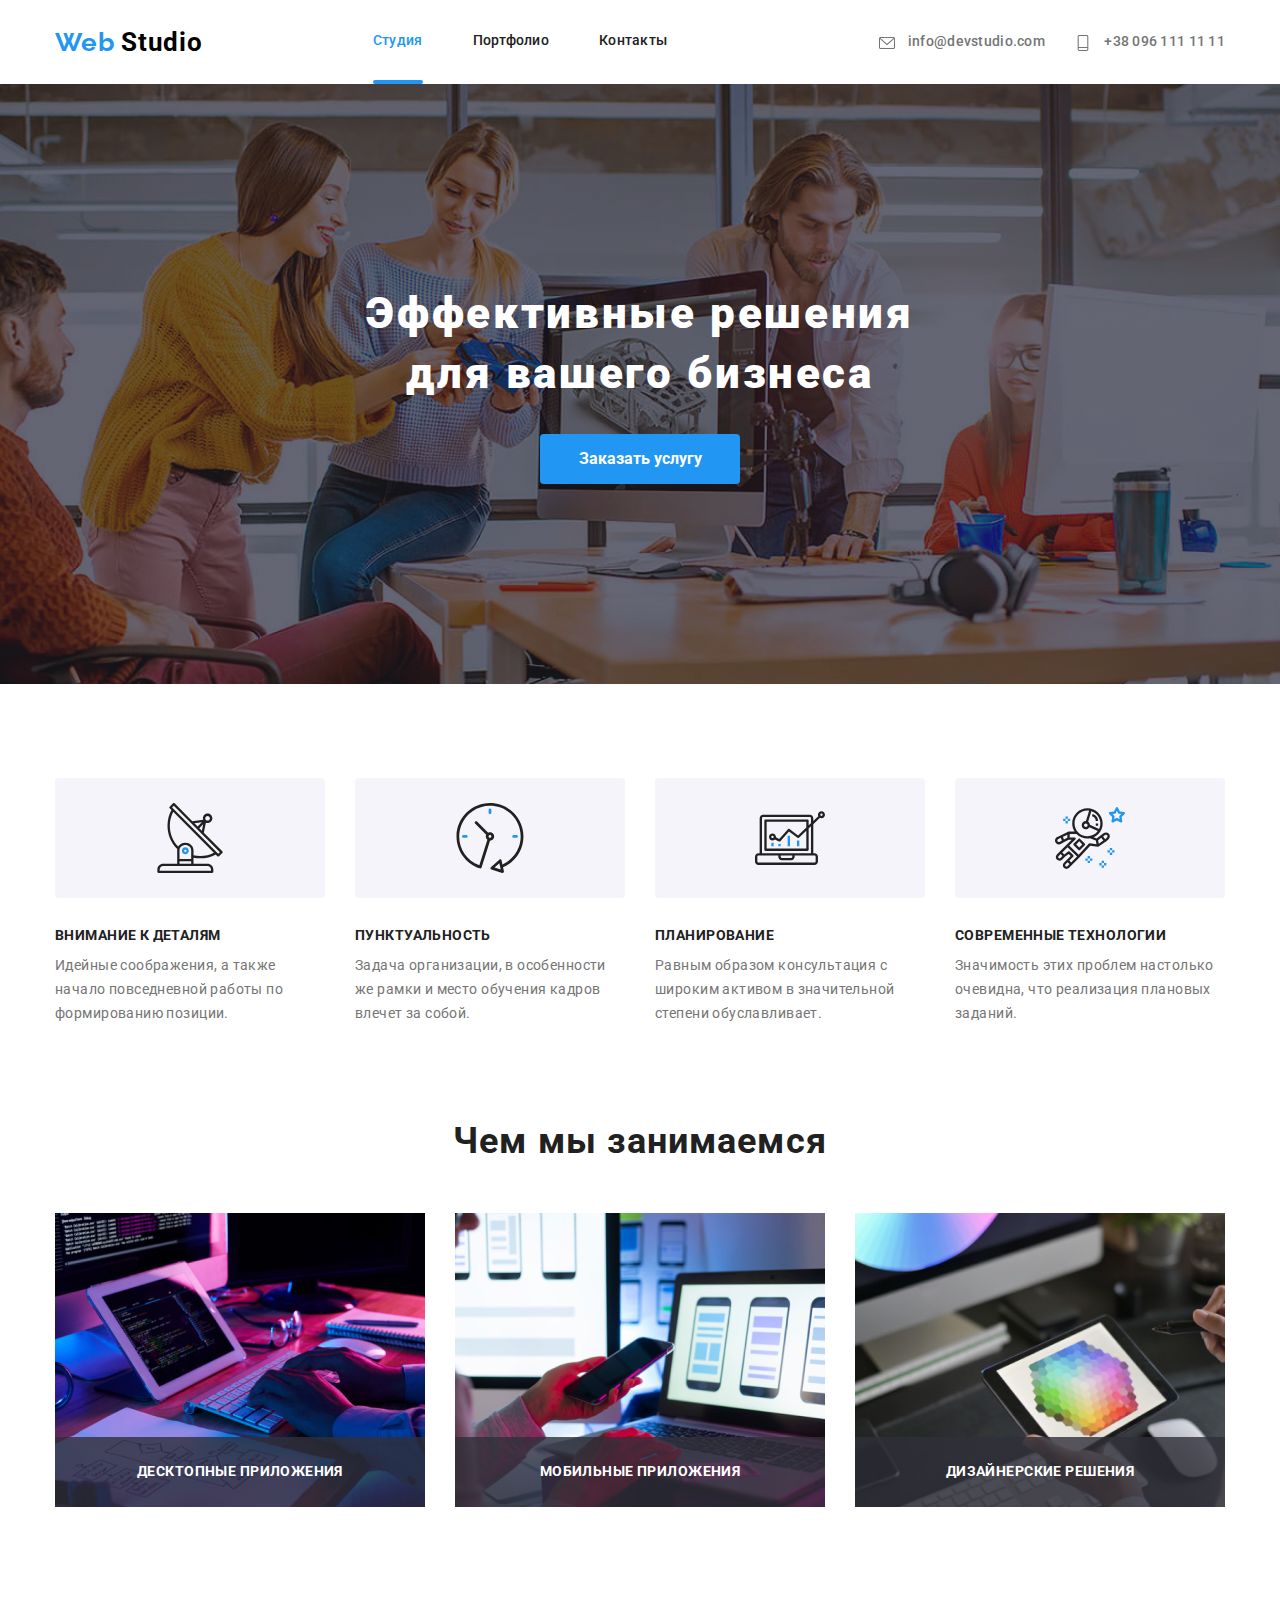
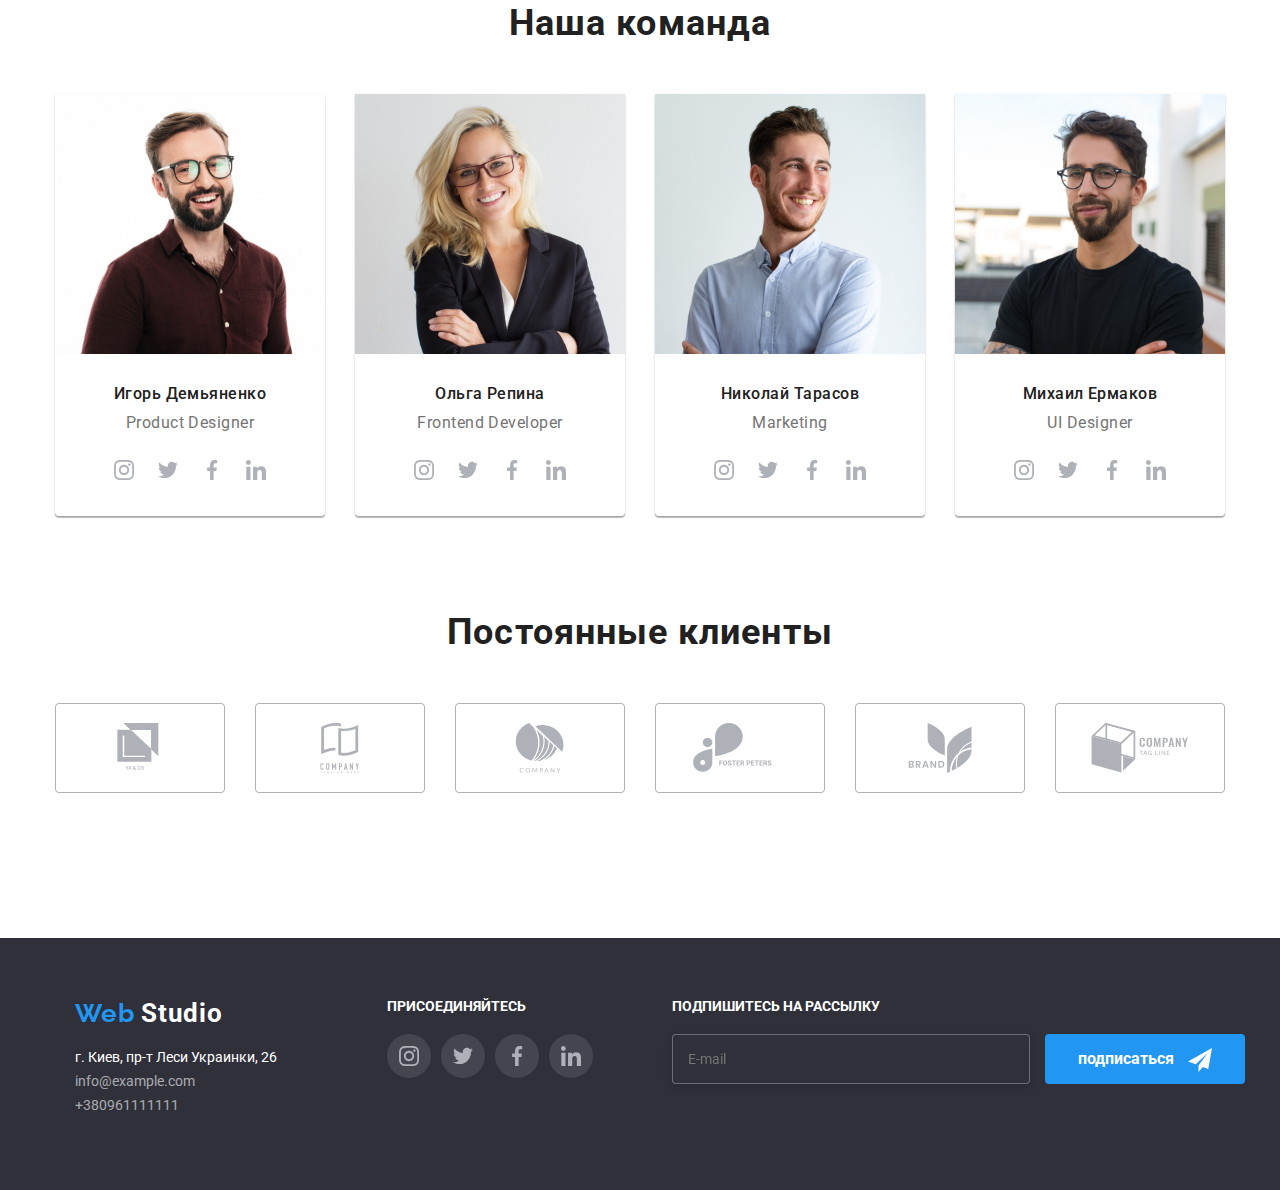
<file: index.html>
<!DOCTYPE html>
<html lang="ru">
  <head>
    <meta charset="UTF-8" />
    <meta name="viewport" content="width=device-width, initial-scale=1.0" />
    <title>Studio</title>
    <link href="https://fonts.googleapis.com/css2?family=Raleway:wght@700&family=Roboto:wght@400;500;700&display=swap"
      rel="stylesheet" />
    <link rel="stylesheet" href="./css/normalize.css" />
    <link rel="stylesheet" href="./css/styles.css" />

  </head>
  <body>
    <!--Шапка сайта-->
    <header>
      <div class="container main-nav">
        <nav class="navigation">
          <a class="logo">
            <span class="logo-web">Web</span>
            <span class="logo-studio">Studio</span>
          </a>
          <ul class ="list site-nav ">
            <li class="menu-item" ><a href="./index.html" class="link current">Студия</a></li>
            <li class="menu-item"><a href="./portfolio.html" class="link">Портфолио</a></li>
            <li class="menu-item"><a href="#" class="link">Контакты</a></li>
          </ul>
        </nav>
        <address>
          <ul class="list address-nav">
            <li class="item">
              <a href="mailto:info@devstudio.com" class="address-link">
                <svg class="icon-header" width="16" height="16">
                  <use href="./imeges/sprite.svg#icon-envelope" viewBox="0 0 32 32">
                  </use>
                </svg>
                info@devstudio.com
              </a>
            </li>
            <li class="item">
              <a href="tel:+380961111111" class="address-link">
                <svg class="icon-header" width="16" height="16">
                  <use href="./imeges/sprite3.svg#icon-Phone" viewBox="0 0 32 32">
                  </use>
                </svg>  
                  +38 096 111 11 11
              </a>
            </li>
          </ul>
        </address>
      </div>
    </header>
    <main>
      <!--Герой-->
      <section class="hero">
        <div class="overlay">
          <h1 class="section-head">Эффективные решения <br>для вашего бизнеса</h1>
          <button class="button" data-modal-open>Заказать услугу</button>
        </div>
      </section>
      
      <!--Преимущества-->
      <section class="section">
        <div class="container">
          <ul class="list  about-us-list">
            <li class="content-box">
              <div class="background-icon">
                <svg class="icon">
                  <use href="./imeges/sprite3.svg#icon-plate" viewBox="0 0 32 32">
                  </use>
                </svg>
              </div>
 
              <p class="title-detalis">Внимание к деталям</p>
              <p class="title-description">
                Идейные соображения, а также начало повседневной работы по
                формированию позиции.
              </p>
            </li>
            <li class="content-box">
              <div class="background-icon">
                <svg class="icon">
                  <use href="./imeges/sprite3.svg#icon-watch" viewBox="0 0 32 32">
                  </use>
                </svg>
              </div>

              <p class="title-detalis">Пунктуальность</p>
              <p class="title-description">
                Задача организации, в особенности же рамки и место обучения кадров
                влечет за собой.
              </p>
            </li>
            <li class="content-box" >
              <div class="background-icon">
                 <svg class="icon">
                   <use href="./imeges/sprite3.svg#icon-comp" viewBox="0 0 32 32">
                   </use>
                 </svg>
              </div>

              <p class="title-detalis">Планирование</p>
              <p class="title-description">
                Равным образом консультация с широким активом в значительной степени
                обуславливает.
              </p>
            </li>
            <li class="content-box">
              <div class="background-icon">
                <svg class="icon">
                  <use href="./imeges/sprite3.svg#icon-man" viewBox="0 0 32 32">
                  </use>
                </svg>
              </div>

              <p class="title-detalis">Современные технологии</p>
              <p class="title-description">
                Значимость этих проблем настолько очевидна, что реализация плановых
                заданий.
              </p>
            </li>
          </ul>
        </div>
      </section>
      
      <!--Услуги-->
      <section class="section">
        <div class="container">
          <p class="section-service">Чем мы занимаемся</p>
          <ul class="list service-list">
            <li class="service-item ">
              <img src="./imeges/studio/img.jpg" width="370" alt="Десктопные приложения" />
              <p class="service-description">Десктопные приложения</p>
            </li>
            <li class="service-item ">
              <img src="./imeges/studio/img2.jpg" width="370" alt="Мобильные приложения" />
              <p class="service-description">Мобильные приложения</p>
            </li>
            <li class="service-item ">
              <img src="./imeges/studio/img3.jpg" width="370" alt="Дизайн" />
              <p class="service-description">Дизайнерские решения</p>
            </li>
          </ul>
        </div>
      </section>
      <!--Команда-->
      <section class="section">
        <div class="container">
          <h2 class="section-name">Наша команда</h2>
          <ul class="list team-service">
            <li class="team-list">
              <img src="./imeges/studio/team/img-ID.jpg" width="270" alt="Игорь Демьяненко" />
              <h3 class="team-name">Игорь Демьяненко</h3>
              <p lang="en" class="team-position">Product Designer</p>
              <ul class="list social-list">
                <li>
                  <a href="#" aria-label="ссылка instagram" class="social-networks">
                    <svg class="icon-social" whidh="20" height="20">
                      <use href="./imeges/sprite.svg#icon-insta" viewBox="0 0 32 32">
                      </use>
                    </svg>
                  </a>
                </li>
                <li>
                  <a href="#" aria-label="ссылка Twitter" class="social-networks">
                    <svg class="icon-social" whidh="20" height="20">
                      <use href="./imeges/sprite.svg#icon-twitter" viewBox="0 0 32 32">
                      </use>
                    </svg>
                  </a>
                </li>
                <li>
                  <a href="#" aria-label="ссылка Facebook" class="social-networks">
                    <svg class="icon-social" whidh="20" height="20">
                      <use href="./imeges/sprite.svg#icon-facebook" viewBox="0 0 32 32">
                      </use>
                    </svg>
                  </a>
                </li>
                <li>
                  <a href="#" aria-label="ссылка linkedin " class="social-networks">
                    <svg class="icon-social" whidh="20" height="20">
                      <use href="./imeges/sprite.svg#icon-linkedin" viewBox="0 0 32 32">
                      </use>
                    </svg>
                  </a>
                </li>
              </ul>
            </li>
            <li class="team-list">
              <img src="./imeges/studio/team/img-OR.jpg" width="270" alt="Ольга Репина" />
              <h3 class="team-name">Ольга Репина</h3>
              <p class="team-position">Frontend Developer</p>
              <ul class="list social-list">
                <li>
                  <a href="#" aria-label="ссылка instagram" class="social-networks">
                    <svg class="icon-social" whidh="20" height="20">
                      <use href="./imeges/sprite.svg#icon-insta" viewBox="0 0 32 32">
                      </use>
                    </svg>
                  </a>
                </li>
                <li>
                  <a href="#" aria-label="ссылка Twitter" class="social-networks">
                    <svg class="icon-social" whidh="20" height="20">
                      <use href="./imeges/sprite.svg#icon-twitter" viewBox="0 0 32 32">
                      </use>
                    </svg>
                  </a>
                </li>
                <li>
                  <a href="#" aria-label="ссылка Facebook" class="social-networks">
                    <svg class="icon-social" whidh="20" height="20">
                      <use href="./imeges/sprite.svg#icon-facebook" viewBox="0 0 32 32">
                      </use>
                    </svg>
                  </a>
                </li>
                <li>
                  <a href="#" aria-label="ссылка linkedin " class="social-networks">
                    <svg class="icon-social" whidh="20" height="20">
                      <use href="./imeges/sprite.svg#icon-linkedin" viewBox="0 0 32 32">
                      </use>
                    </svg>
                  </a>
                </li>
              </ul>
            </li>
            <li class="team-list">
              <img src="./imeges/studio/team/img-NT.jpg" width="270" alt="Николай Тарасов" />
              <h3 class="team-name">Николай Тарасов</h3>
              <p class="team-position">Marketing</p>
              <ul class="list social-list">
                <li class="item">
                  <a href="#" aria-label="ссылка instagram" class="social-networks">
                    <svg class="icon-social" whidh="20" height="20">
                      <use href="./imeges/sprite.svg#icon-insta" viewBox="0 0 32 32">
                      </use>
                    </svg>
                  </a>
                </li>
                <li>
                  <a href="#" aria-label="ссылка Twitter" class="social-networks">
                    <svg class="icon-social" whidh="20" height="20">
                      <use href="./imeges/sprite.svg#icon-twitter" viewBox="0 0 32 32">
                      </use>
                    </svg>
                  </a>
                </li>
                <li>
                  <a href="#" aria-label="ссылка Facebook" class="social-networks">
                    <svg class="icon-social" whidh="20" height="20">
                      <use href="./imeges/sprite.svg#icon-facebook" viewBox="0 0 32 32">
                      </use>
                    </svg>
                  </a>
                </li>
                <li>
                  <a href="#" aria-label="ссылка linkedin " class="social-networks">
                    <svg class="icon-social" whidh="20" height="20">
                      <use href="./imeges/sprite.svg#icon-linkedin" viewBox="0 0 32 32">
                      </use>
                    </svg>
                  </a>
                </li>
              </ul>
            </li>
            <li class="team-list">
              <img src="./imeges/studio/team/img-ME.jpg" width="270" alt="Михаил Ермаков" />
              <h3 class="team-name">Михаил Ермаков</h3>
              <p class="team-position">UI Designer</p>
              <ul class="list social-list">
                <li>
                  <a href="#" aria-label="ссылка instagram" class="social-networks">
                    <svg class="icon-social" whidh="20" height="20">
                      <use href="./imeges/sprite.svg#icon-insta" viewBox="0 0 32 32">
                      </use>
                    </svg>
                  </a>
                </li>
                <li>
                  <a href="#" aria-label="ссылка Twitter" class="social-networks">
                    <svg class="icon-social" whidh="20" height="20">
                      <use href="./imeges/sprite.svg#icon-twitter" viewBox="0 0 32 32">
                      </use>
                    </svg>
                  </a>
                </li>
                <li>
                  <a href="#" aria-label="ссылка Facebook" class="social-networks">
                    <svg class="icon-social" whidh="20" height="20">
                      <use href="./imeges/sprite.svg#icon-facebook" viewBox="0 0 32 32">
                      </use>
                    </svg>
                  </a>
                </li>
                <li>
                  <a href="#" aria-label="ссылка linkedin " class="social-networks">
                    <svg class="icon-social" whidh="20" height="20">
                      <use href="./imeges/sprite.svg#icon-linkedin" viewBox="0 0 32 32">
                      </use>
                    </svg>
                  </a>
                </li>
              </ul>
            </li>
          </ul>  
        </div>
      </section>

      <!--Постоянные клиенты-->
      <section class="section">
        <div class="container">
          <h2 class="section-name">Постоянные клиенты</h2>
          <ul class="list service-list">
            <li class="section-name clients">
              <a href=""class="item-logo" aria-label="ссылка на YA & CO">
                    <svg class="client" whidh="45" height="50">
                      <use href="./imeges/sprite.svg#icon-logo-1" viewBox="0 0 32 32">
                      </use>
                    </svg>
              </a>
            </li>
            <li class="section-name clients">
              <a href="#" class="item-logo" aria-label="ссылка на TAGLINE HERE COMPANY">
                    <svg class="client" whidh="45" height="50">
                      <use href="./imeges/sprite.svg#icon-logo-2" viewBox="0 0 32 32">
                      </use>
                    </svg>
              </a>
            </li>
            <li class="section-name clients">
              <a href="" class="item-logo" aria-label="ссылка на COMPANY">
                    <svg class="client" whidh="45" height="50">
                      <use href="./imeges/sprite.svg#icon-logo-3" viewBox="0 0 32 32">
                      </use>
                    </svg>
              </a>
            </li>
            <li class="section-name clients">
              <a href="" class="item-logo" aria-label="ссылка на FOSTER PETERS">
                    <svg class="client" whidh="45" height="50">
                      <use href="./imeges/sprite.svg#icon-logo-4" viewBox="0 0 32 32">
                      </use>
                    </svg>
              </a>
            </li>
            <li class="section-name clients">
              <a href="" class="item-logo" aria-label="ссылка на BRAND">
                    <svg class="client" whidh="45" height="50">
                      <use href="./imeges/sprite.svg#icon-logo-5" viewBox="0 0 32 32">
                      </use>
                    </svg>
              </a>
            </li>
            <li class="section-name clients">
              <a href="" class="item-logo" aria-label="ссылка на TAG LINE COMPANI">
                    <svg class="client" whidh="45" height="50">
                      <use href="./imeges/sprite.svg#icon-logo-6" viewBox="0 0 32 32">
                      </use>
                    </svg>
              </a>
            </li>
          </ul>
        </div>
      </section>
    </main>

    <!--footer-->
    <footer class="footer-main">
      <section>
        <div class="container footer">
          <div>
            <a class="logo footer">
              <span class="logo-web">Web</span>
              <span>Studio</span>
            </a>
            <address class="footer-adress">
              <ul class="list">
                <li>
                  <p class="adress">
                    г. Киев, пр-т Леси Украинки, 26
                  </p>
                </li>
                <li class="link-adress">
                  <a href class="mail" mailto:info@example.com">
                    info@example.com
                  </a>
                </li>
                <li class="link-adress">
                  <a href="tel:+380961111111" class="mail">
                    +380961111111
                  </a>
                </li>
              </ul>
            </address>
          </div>
          <div>
              <div class="footer-header">Присоединяйтесь</div>
              <ul class="list social-list ">
                <li class="item-social">
                  <a href="#" aria-label="ссылка instagram" class="social-networks img-footer">
                    <svg class="icon-social" whidh="20" height="20">
                      <use href="./imeges/sprite.svg#icon-insta" viewBox="0 0 32 32">
                      </use>
                    </svg>
                  </a>
                </li>
                <li class="item-social">
                  <a href="#" aria-label="ссылка Twitter" class="social-networks img-footer">
                    <svg class="icon-social" whidh="20" height="20">
                      <use href="./imeges/sprite.svg#icon-twitter" viewBox="0 0 32 32">
                      </use>
                    </svg>
                  </a>
                </li>
                <li class="item-social">
                  <a href="#" aria-label="ссылка Facebook" class="social-networks img-footer">
                    <svg class="icon-social" whidh="20" height="20">
                      <use href="./imeges/sprite.svg#icon-facebook" viewBox="0 0 32 32">
                      </use>
                    </svg>
                  </a>
                </li>
                <li class="item-social">
                  <a href="#" aria-label="ссылка linkedin " class="social-networks img-footer">
                    <svg class="icon-social" whidh="20" height="20">
                      <use href="./imeges/sprite.svg#icon-linkedin" viewBox="0 0 32 32">
                      </use>
                    </svg>
                  </a>
                </li>
              </ul>
            </div>          
            <form>
              <div class="footer-header">подпишитесь на рассылку</div>
              <input type="text" class="footer-input" name="mail-sent" placeholder="E-mail">
              <a href="" class="button">подписаться
                <svg class="img-sent" width="24" height="24">
                  <use href="./imeges/sprite3.svg#icon-icon-send" viewBox="0 0 32 32">                
                  </use>
                </svg>
              </a> 
            </form>            
          </div>
        </div>  
      </section>
    </footer>
    <div class="backdrope is-hidden" data-modal>
      <!--modal-window-->
      <form class="modal">
        <button class="button-close" data-modal-close>
          <svg class="img-close" width="18" height="18">
            <use href="./imeges/sprite3.svg#icon-close-black-18dp-2-1" viewBox="0 0 32 32">
            </use>">
          </svg>
        </button>
        <h1 class="form-title">Оставте свои данные ,мы вам перезвоним
        </h1>
        <div class="form-completed">
          <label for="name" class="form-label">имя</label>
          <input type="text" class="form-input" name="name" id="name">
          <div class="img-form">
            <svg class="img-color" width="18" height="18">
              <use href="./imeges/sprite3.svg#icon-person-black-18dp-1" viewBox="0 0 32 32"></use>
            </svg>            </div>
        </div>
        <div class="form-completed">
          <label for="tel" class="form-label">телефон</label>
          <input type="tel" class="form-input" name="tel" id="tel">
          <div class="img-form">
            <svg class="img-color" width="18" height="18">
              <use href="./imeges/sprite3.svg#icon-phone-black-18dp-1" viewBox="0 0 32 32"></use>
            </svg>            </div>
        </div>
        <div class="form-completed">
          <label for="mail" class="form-label">почта</label>
          <input type="mail" class="form-input" name="mail" id="tel">
          <div class="img-form">
            <svg class="img-color" width="18" height="18">
              <use href="./imeges/sprite3.svg#icon-email-black-18dp-1" viewBox="0 0 32 32"></use>
            </svg>            </div>          </div>
        <div class="form-completed">
          <label for="comment" class="form-label">коментарий</label>            <textarea name="comment" id="comment" placeholder="Введите текст"></textarea>
        </div>
        <div class="form-allow">
          <input class="checkbox" type="checkbox" name="allow" id="allow">
          <label class="checkbox-label" for="allow">cоглашаюсь с рассылкой и принимаю 
            <a class="form-link" href="#" target="_blank" rel="noopener noreferrer">Условия договора</a>
          </label>
        </div>
        <button class="button sent">отправить</button>
      </form>  
    </div>
    <script src="./js/modal.js"></script>
  </body>                
</html>
</file>
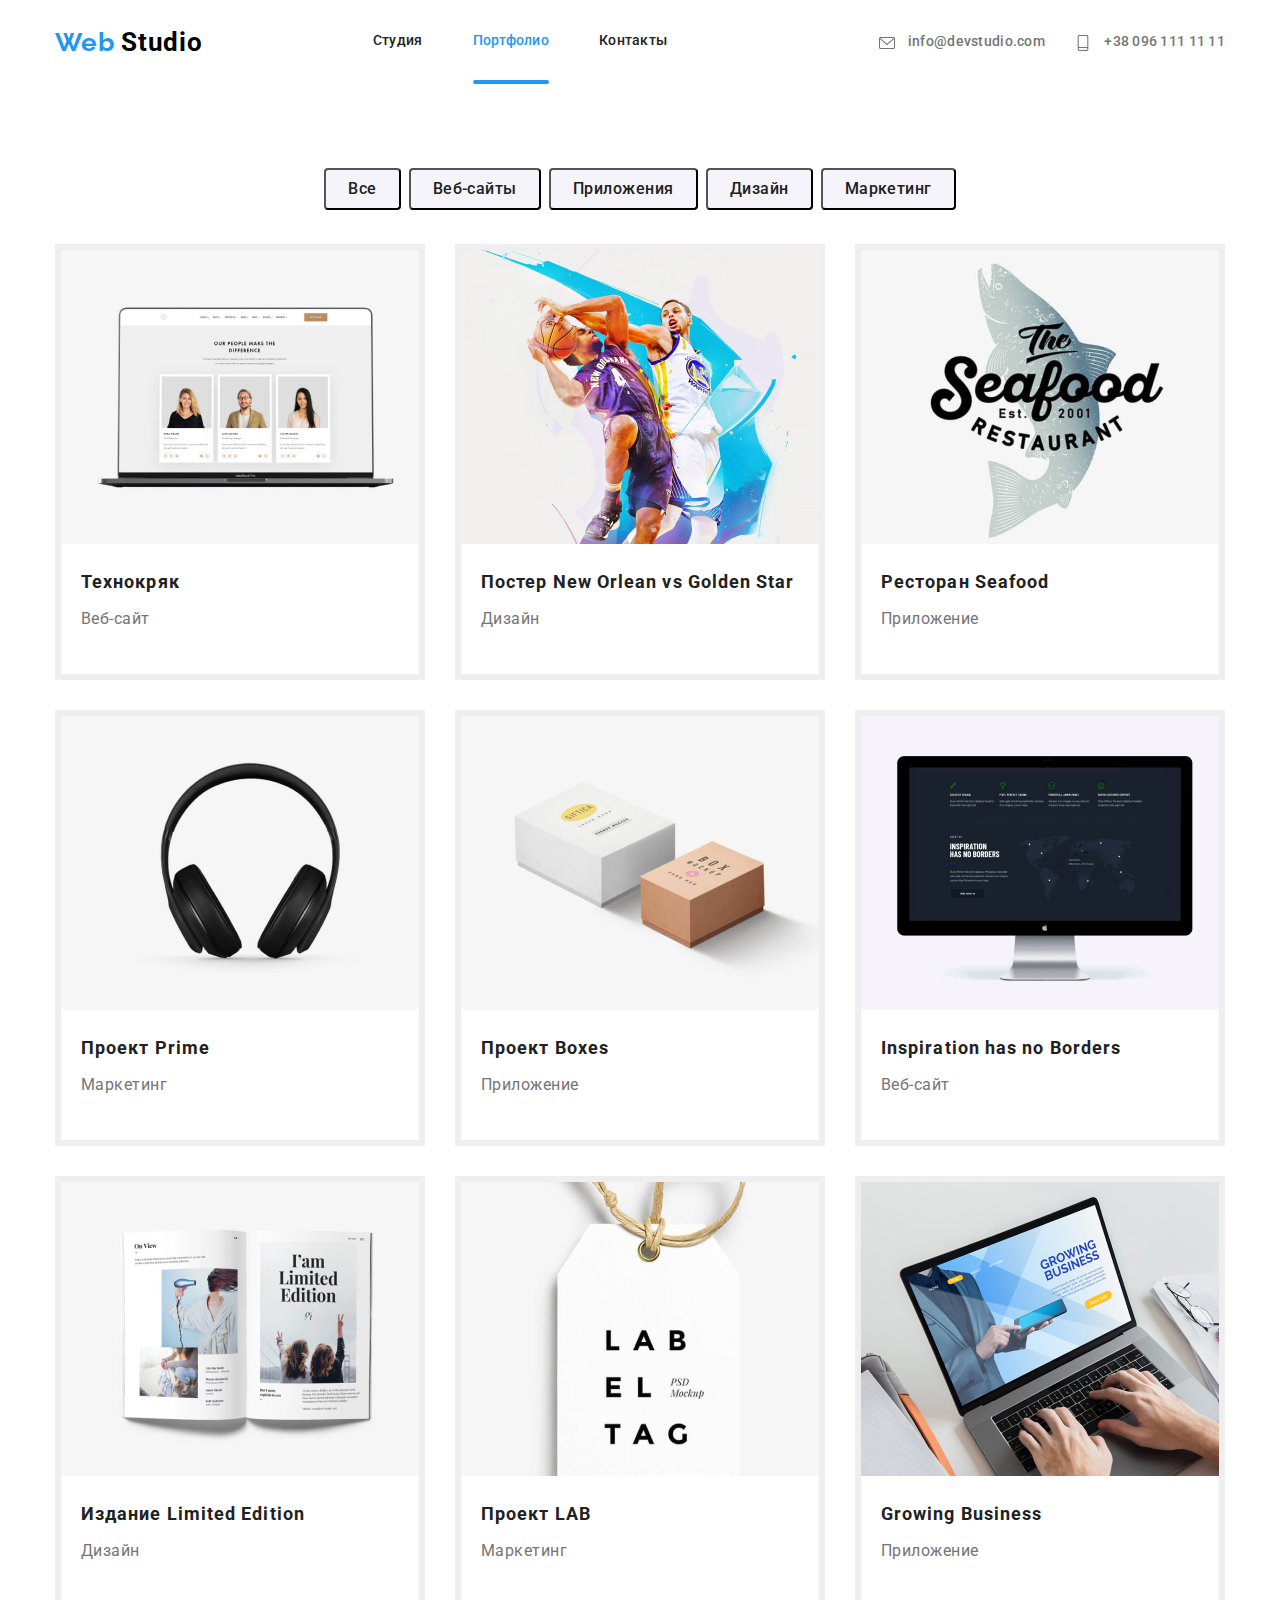
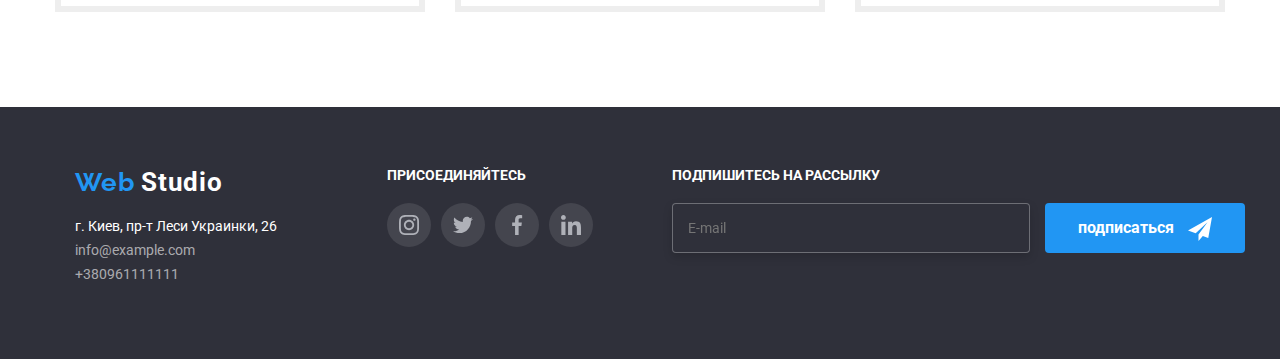
<file: portfolio.html>
<!DOCTYPE html>
<html lang="ru">
  <head>
    <meta charset="UTF-8" />
    <meta name="viewport" content="width=device-width, initial-scale=1.0" />
    <title>Portfolio</title>
    <link
      href="https://fonts.googleapis.com/css2?family=Raleway:wght@700&family=Roboto:wght@400;500;700&display=swap"
      rel="stylesheet"
    />
    <link rel="stylesheet" href="./css/normalize.css" />
    <link rel="stylesheet" href="./css/styles.css" />
  </head>
  <!--Шапка сайта-->
  <body>
    <header>
      <div class="container main-nav">
        <nav class="navigation">
          <a class="logo">
            <span class="logo-web">Web</span>
            <span class="logo-studio">Studio</span>
          </a>
          <ul class="list site-nav ">
            <li class="menu-item"><a href="./index.html" class="link">Студия</a></li>
            <li class="menu-item"><a href="./portfolio.html" class="link current">Портфолио</a></li>
            <li class="menu-item"><a href="#" class="link">Контакты</a></li>
          </ul>
        </nav>
        <address>
          <ul class="list address-nav">
            <li class="item">
              <a href="mailto:info@devstudio.com" class="address-link">
                <svg class="icon-header" width="16" height="16">
                  <use href="./imeges/sprite.svg#icon-envelope" viewBox="0 0 32 32">
                  </use>
                </svg>
                info@devstudio.com
              </a>
            </li>
            <li class="item">
              <a href="tel:+380961111111" class="address-link">
                <svg class="icon-header" width="16" height="16">
                  <use href="./imeges/sprite.svg#icon-phone" viewBox="0 0 32 32">
                  </use>
                </svg>
                +38 096 111 11 11
              </a>
            </li>
          </ul>
        </address>
      </div>
    </header>
    <main>
    <!--Портфолио-->
    <main>
      <section class="section">
        <h1 hidden>Портфолио</h1>
        <ul class="list button-item">
          <li class="btn">
            <button type="button" class="button-second">Все</button>
          </li>
          <li class="btn">
            <button type="button" class="button-second">Веб-сайты</button>
          </li>
          <li class="btn">
            <button type="button" class="button-second">
              Приложения
            </button>
          </li>
          <li class="btn">
            <button type="button" class="button-second">Дизайн</button>
          </li>
          <li class="btn">
            <button type="button" class="button-second">Маркетинг</button>
          </li>
        </ul>
        </sectiion>
        <!--карточки-->
        <section class='container'>
          <ul class="list card-item">
            <li class="element">
              <a class="link" href="#">
                <div class="work-list-img">
                  <img src="./imeges/portfolio/img8.jpg" width="370" alt="сайт" />
                  <p class="card-hover">
                    Технокряк это современная площадка распространения коронавируса.
                    Компании используют эту платформу для цифрового шпионажа и атак
                    на защищённые сервера конкурентов.
                  </p>
                </div>
                <div class="element-item" >
                  <h2 class="title-card">Технокряк</h2>
                  <p class="title-text">Веб-сайт</p>
                </div>
              </a>
            </li>
            <li class="element">
              <a class="link" href="#">
                <div class="work-list-img">
                  <img src="./imeges/portfolio/img.jpg" width="370" alt="баскетбол" />
                    <p class="card-hover">
                      Технокряк это современная площадка распространения коронавируса.
                      Компании используют эту платформу для цифрового шпионажа и атак
                      на защищённые сервера конкурентов.
                    </p>
                </div>
                <div class="element-item">
                  <h2 class="title-card">Постер New Orlean vs Golden Star</h2>
                  <p class="title-text">Дизайн</p>
                </div>
              </a>
            </li>
            <li class="element">
              <a class="link" href="#">
                <div class="work-list-img">
                  <img src="./imeges/portfolio/img-1.jpg" width="370" alt="работа-1" />
                  <p class="card-hover">
                    Технокряк это современная площадка распространения коронавируса.
                    Компании используют эту платформу для цифрового шпионажа и атак
                    на защищённые сервера конкурентов.
                  </p>
                </div>
                <div class="element-item">
                  <h2 class="title-card">Ресторан Seafood</h2>
                  <p class="title-text">Приложение</p>
                </div>
              </a>
            </li>
            <li class="element">
              <a class="link" href="#">
                <div class="work-list-img">
                  <img src="./imeges/portfolio/img-2.jpg" width="370" alt="работа-2" />
                  <p class="card-hover">
                    Технокряк это современная площадка распространения коронавируса.
                    Компании используют эту платформу для цифрового шпионажа и атак
                    на защищённые сервера конкурентов.
                  </p>
                </div>
                <div class="element-item">
                  <h2 class="title-card">Проект Prime</h2>
                  <p class="title-text">Маркетинг</p>
                </div>
            </a>
            </li>
            <li class="element">
              <a class="link" href="#">
                <div class="work-list-img">
                  <img src="./imeges/portfolio/img-3.jpg" width="370" alt="работа-3" />
                  <p class="card-hover">
                    Технокряк это современная площадка распространения коронавируса.
                    Компании используют эту платформу для цифрового шпионажа и атак
                    на защищённые сервера конкурентов.
                  </p>
                </div>
                <div class="element-item">
                  <h2 class="title-card">Проект Boxes</h2>
                  <p class="title-text">Приложение</p>
                </div>
              </a>
            </li>
            <li class="element">
              <a class="link" href="#">
                <div class="work-list-img">
                  <img src="./imeges/portfolio/img-4.jpg" width="370" alt="работа-4" />
                  <p class="card-hover">
                    Технокряк это современная площадка распространения коронавируса.
                    Компании используют эту платформу для цифрового шпионажа и атак
                    на защищённые сервера конкурентов.
                  </p>
                </div>
                <div class="element-item">
                  <h2 class="title-card">Inspiration has no Borders</h2>
                  <p class="title-text">Веб-сайт</p>
                </div>
              </a>
            </li>
            <li class="element">
              <a class="link" href="#">
                <div class="work-list-img">
                  <img src="./imeges/portfolio/img-5.jpg" width="370" alt="работа-5" />
                  <p class="card-hover">
                    Технокряк это современная площадка распространения коронавируса.
                    Компании используют эту платформу для цифрового шпионажа и атак
                    на защищённые сервера конкурентов.
                  </p>
                </div>
                <div class="element-item">
                  <h2 class="title-card">Издание Limited Edition</h2>
                  <p class="title-text">Дизайн</p>
                </div>
              </a>
            </li>
            <li class="element">
              <a class="link" href="#">
               <div class="work-list-img">
                  <img src="./imeges/portfolio/img-6.jpg" width="370" alt="работа-6" />
                 <p class="card-hover">
                   Технокряк это современная площадка распространения коронавируса.
                   Компании используют эту платформу для цифрового шпионажа и атак
                   на защищённые сервера конкурентов.
                 </p>
               </div>
                <div class="element-item">
                  <h2 class="title-card">Проект LAB</h2>
                  <p class="title-text">Маркетинг</p>
                </div>
              </a>
            </li>
            <li class="element">
              <a class="link" href="#">
                <div class="work-list-img">
                  <img src="./imeges/portfolio/img-7.jpg" width="370" alt="работа-7" />
                  <p class="card-hover">
                    Технокряк это современная площадка распространения коронавируса.
                    Компании используют эту платформу для цифрового шпионажа и атак
                    на защищённые сервера конкурентов.
                  </p>
                </div>
                <div class="element-item">
                  <h2 class="title-card">Growing Business</h2>
                  <p class="title-text">Приложение</p>
                </div>
              </a>
            </li>
          </ul>
        </section>
    </main>
    <!--footer-->
    <footer class="footer-main">
      <section>
        <div class="container footer">
          <div>
            <a class="logo footer">
              <span class="logo-web">Web</span>
              <span>Studio</span>
            </a>
            <address class="footer-adress">
              <ul class="list">
                <li>
                  <p class="adress">
                    г. Киев, пр-т Леси Украинки, 26
                  </p>
                </li>
                <li class="link-adress">
                  <a href class="mail =" mailto:info@example.com">
                    info@example.com
                  </a>
                </li>
                <li class="link-adress">
                  <a href="tel:+380961111111" class="mail">
                    +380961111111
                  </a>
                </li>
              </ul>
            </address>
          </div>
          <div>
            <div class="footer-header">Присоединяйтесь</div>
            <ul class="list social-list ">
              <li class="item-social">
                <a href="#" aria-label="ссылка instagram" class="social-networks img-footer">
                  <svg class="icon-social" width="20" height="20">
                    <use href="./imeges/sprite.svg#icon-insta" viewBox="0 0 32 32">
                    </use>
                  </svg>
                </a>
              </li>
              <li class="item-social">
                <a href="#" aria-label="ссылка Twitter" class="social-networks img-footer">
                  <svg class="icon-social" width="20" height="20">
                    <use href="./imeges/sprite.svg#icon-twitter" viewBox="0 0 32 32">
                    </use>
                  </svg>
                </a>
              </li>
              <li class="item-social">
                <a href="#" aria-label="ссылка Facebook" class="social-networks img-footer">
                  <svg class="icon-social" width="20" height="20">
                    <use href="./imeges/sprite.svg#icon-facebook" viewBox="0 0 32 32">
                    </use>
                  </svg>
                </a>
              </li>
              <li class="item-social">
                <a href="#" aria-label="ссылка linkedin " class="social-networks img-footer">
                  <svg class="icon-social" width="20" height="20">
                    <use href="./imeges/sprite.svg#icon-linkedin" viewBox="0 0 32 32">
                    </use>
                  </svg>
                </a>
              </li>
            </ul>
          </div>
            <form>
              <div class="footer-header">подпишитесь на рассылку</div>
              <input type="text" class="footer-input" name="mail-sent" placeholder="E-mail">
              <a href="" class="button">подписаться
                <svg class="img-sent" width="24" height="24">
                  <use href="./imeges/sprite3.svg#icon-icon-send" viewBox="0 0 32 32">
                  </use>
                </svg>
              </a>
            </form>
        </div>
      </section>
    </footer>
  </body>
</html>
</file>
<file: css/styles.css>
/*font-family: 'Raleway', sans-serif;
font-family: 'Roboto', sans-serif;*/
:root {
  --main-text-color: #757575;
  --text-title-color: #212121;
  --accent-text: #2196f3;
  --primary-white-color: #ffffff;
  --team-link-color: #afb1b8;
  --footer-bcg-color: #2f303a;
  --hero-bcg-color: rgba(47, 48, 58, 0.8);
  --time-animation: 250ms;
  --time-function: cubic-bezier(0.4, 0, 0.2, 1);
}

html {
  box-sizing: border-box;
}
/* * {
  outline: 1px solid teal;
} */
*,
*::before,
*::after {
  box-sizing: border-box;
}

body {
  margin: 0;
  color: var(--main-text-color);
  background-color: #ffffff;
  font-family: "Raleway", sans-serif;
  font-family: "Roboto", sans-serif;
  font-size: 14px;
}
a {
  text-decoration: none;
}

.page-header {
  padding: 24px 0px;
  /* border: 1px solid #ececec; */
  /* margin-bottom: 95px; */
}
.container {
  margin-left: auto;
  margin-right: auto;
  width: 1200px;
  padding-left: 15px;
  padding-right: 15px;
}
.main-nav {
  display: flex;
  align-items: center;
  /* border: 1px solid #ececec; */
}
.content-box {
  margin-right: 30px;
  width: calc((100% - 30px * 3) / 4);
}

.about-us-list {
  display: flex;
}
.img {
  display: block;
  margin-left: auto;
  margin-right: auto;
  margin-bottom: 30px;
}
.img:hover {
  background-color: var(--accent-text);
}
.link:hover,
.link:focus {
  color: var(--accent-text);
}

.link.current {
  color: var(--accent-text);
}
.mail-link,
.tel-link {
  color: var(--primary-white-color);
  font-style: normal;
}
.link.current::after {
  content: "";
  display: block;
  width: 100%;
  height: 4px;
  background: var(--accent-text);
  border-radius: 2px;
  transform: translateY(32px);
}
.mail-link:hover,
.mail-link:focus,
.tel-link:hover,
.tel-link:focus {
  color: var(--accent-text);
}
h1,
h2,
h3,
h4,
h5,
h6,
p {
  margin-top: 0;
  margin-bottom: 0;
}
.list {
  list-style: none;
  padding: 0;
  margin: 0;
}
.logo-web {
  font-family: Raleway;
  font-weight: 700;
  font-size: 26px;
  line-height: 1.19;
  letter-spacing: 0.03em;
  color: var(--accent-text);
}
.logo {
  color: var(--text-title-color);
  font-weight: 700;
  font-size: 26px;
  line-height: 1.19;
  /* identical to box height */

  letter-spacing: 0.03em;
}
.logo {
  margin-right: 85px;
}
.logo-studio {
  color: #000000;
}
.flexbox {
  display: flex;
  justify-content: flex-end;
  align-items: center;
}

.navigation {
  display: flex;
  align-items: center;
  margin-right: auto;
}

.menu-item:not(:last-child) {
  margin-right: 50px;
}
.site-nav {
  display: flex;
  margin-left: 85px;
}
.site-nav .link {
  display: block;
  padding-top: 32px;
  padding-bottom: 32px;
  color: var(--text-title-color);
  font-weight: 500;
  letter-spacing: 0.02em;
  text-decoration: none;
  transition: color var(--time-animation) var(--time-function);
}
.link {
  color: var(--accent-text);
}
.work-list-img.link {
  text-decoration: none;
}
.site-nav .link:hover,
.site-nav .link:focus {
  color: var(--accent-text);
}
.adress {
  margin-left: auto;
  font-style: normal;
}

.address-nav {
  display: flex;
  font-style: normal;
}
.address-link {
  color: var(--main-text-color);
  font-weight: 500;
  letter-spacing: 0.02em;
  text-decoration: none;
  transition: color var(--time-animation) var(--time-function);
}
.site-nav .link.current {
  color: var(--accent-text);
}
.address-link:focus,
.address-link:hover {
  color: var(--accent-text);
}
.address-nav .item + .item {
  margin-left: 30px;
}

.icon-header {
  margin-right: 10px;
  fill: currentColor;
  vertical-align: middle;
}

.link-mail,
.link-tel {
  color: var(--primary-white-color);
  font-family: Roboto, sans-serif;
  font-style: normal;
  font-weight: 500;
  font-size: 14px;
  line-height: 1.14;
  letter-spacing: 0.02em;
}

/*Герой*/
.hero {
  color: var(--primary-white-color);
}
.hero {
  text-align: center;
  margin-bottom: 94px;
}
.overlay {
  max-width: 1600px;
  height: 600px;
  margin-left: auto;
  margin-right: auto;
  background-image: linear-gradient(
      rgba(47, 48, 58, 0.4),
      rgba(47, 48, 58, 0.4)
    ),
    url(../imeges/img-hero.jpg);
  background-position: center;
  background-repeat: no-repeat;
  background-size: cover;
  padding: 200px 20%;
}

/* преимущества */
.section {
  padding-bottom: 95px;
}
.section-head {
  color: var(--primary-white-color);
  font-weight: 900;
  font-size: 44px;
  line-height: 1.36;
  text-align: center;
  letter-spacing: 0.06em;
  margin-top: 0px;
  margin-bottom: 30px;
}
.icon {
  display: block;
  /* margin-bottom: 55px; */
  margin-left: auto;
  margin-right: auto;
  width: 70px;
  height: 70px;
}
.background-icon {
  display: flex;
  align-items: center;
  justify-content: center;
  width: 270px;
  height: 120px;
  margin-bottom: 30px;
  background: #f5f4fa;
  border-radius: 4px;
}
.button {
  display: inline-block;
  min-width: 200px;
  padding: 10px 32px;
  border-radius: 4px;
  border-width: 0px;
  color: var(--primary-white-color);
  background-color: var(--accent-text);
  font-weight: bold;
  font-size: 16px;
  line-height: 1.87;
  text-decoration: none;
  text-align: center;
}
.modal .button {
  margin-left: auto;
  margin-right: auto;
  display: block;
}
.title-detalis {
  font-weight: 700;
  font-size: 14px;
  line-height: 1.14;
  letter-spacing: 0.03em;
  color: var(--text-title-color);
  margin-bottom: 10px;
  text-transform: uppercase;
}
.title-description {
  font-weight: 400;
  font-size: 14px;
  line-height: 1.71;
  letter-spacing: 0.03em;
  color: var (--main-text-color);
}
/*услуги*/
.section-service {
  font-weight: 700;
  font-size: 36px;
  line-height: 1.16;
  text-align: center;
  letter-spacing: 0.03em;
  color: var(--text-title-color);
  margin-bottom: 50px;
}
.service-list {
  display: flex;
  justify-content: space-between;
}
.service-item {
  width: calc((100% - 30px) / 3);
  margin-right: 30px;
  position: relative;
}
.service-description {
  color: var(--primary-white-color);
  background-color: rgba(47, 48, 58, 0.8);
  font-weight: 700;
  font-size: 14px;
  line-height: 1.14;
  text-align: center;
  letter-spacing: 0.03em;
  text-transform: uppercase;
  display: flex;
  position: absolute;
  bottom: 0;
  left: 0;
  width: 100%;
  height: 70px;
  justify-content: center;
  align-items: center;
}
/*Наша команда*/
.section-name {
  font-weight: 700;
  font-size: 36px;
  line-height: 1.17;
  text-align: center;
  letter-spacing: 0.03em;
  color: var(--text-title-color);
  margin-bottom: 50px;
}
.team-service {
  display: flex;
  text-align: center;
  justify-content: space-between;
}
.team-service > .team-list {
  background: #ffffff;
  box-shadow: 0px 2px 1px rgba(0, 0, 0, 0.2), 0px 1px 1px rgba(0, 0, 0, 0.14),
    0px 1px 3px rgba(0, 0, 0, 0.12);
  border-radius: 0px 0px 4px 4px;
}
.team-list:not(:last-child) {
  width: calc((100% - 30px) / 4);
  margin-right: 30px;
}
.team-name {
  margin-top: 30px;
  margin-bottom: 10px;
  font-weight: 500;
  font-size: 16px;
  line-height: 1.2;
  text-align: center;
  letter-spacing: 0.03em;
  color: var(--text-title-color);
}
.team-position {
  margin-bottom: 15px;
  font-size: 16px;
  line-height: 1.2;
  text-align: center;
  letter-spacing: 0.03em;
}
.social-networks {
  fill: var(--team-link-color);
  display: flex;
  align-items: center;
  justify-content: center;
  height: 44px;
  width: 44px;
  border-radius: 50%;
  background-color: var(--primary-white-color);
  color: #afb1b8;
  fill: currentColor;
  transition: background-color var(--time-animation) var(--time-function),
    color var(--time-animation) var(--time-function);
}

.social-networks:hover,
.social-networks:focus {
  fill: var(--primary-white-color);
  background-color: var(--accent-text);
}
.social-list {
  display: flex;
  justify-content: center;
  margin-bottom: 24px;
  margin-top: 16px;
}
/*Постоянные клиенты*/
.clients:not(:last-child) {
  width: calc((100% - 30px) / 6);
  margin-right: 30px;
}
.item-logo {
  display: flex;
  align-items: center;
  justify-content: center;
  width: 170px;
  height: 90px;
  border: 1px solid #afb1b8;
  box-sizing: border-box;
  border-radius: 4px;
  fill: #afb1b8;
  transition: border var(--time-animation) var(--time-function),
    color var(--time-animation) var(--time-function);
}
.item-logo:hover,
.item-logo:focus {
  fill: var(--accent-text);
  border-color: var(--accent-text);
}

/*footer*/
.footer-main {
  background: #2f303a;
  height: 252px;
  padding: 60px;
}
/* .footer-list-social {
  display: flex;
  justify-content: center;
  margin-bottom: 24px;
  margin-top: 16px;
} */
.container.footer {
  display: flex;
  justify-content: space-between;
  background: #2f303a;
}
.logo.footer {
  color: var(--primary-white-color);
  padding: 0;

  display: block;
  margin-bottom: 20px;
}
.footer-adress {
  font-style: normal;
}
.footer-adress .mail:hover,
.footer-adress .mail:focus {
  color: var(--accent-text);
}
.address-text {
  font-family: Roboto, sans-serif;
  font-style: normal;
  font-size: 14px;
  line-height: 1.71;
  letter-spacing: 0.03em;
}

.address-text a {
  color: rgba(255, 255, 255, 0.6);
}
.adress {
  color: var(--primary-white-color);
  font-size: 14px;
}
.link-adress {
  margin-top: 8px;
}
.address-text a:hover,
.address-text a:focus {
  color: var(--accent-text);
}
.mail {
  color: rgba(255, 255, 255, 0.6);
  line-height: 1.71x;
  text-decoration: none;
}
.footer-header {
  font-weight: 700;
  text-transform: uppercase;
  color: var(--primary-white-color);
  margin-bottom: 20px;
}
.social-list .item-social + .item-social {
  margin-left: 10px;
}
b {
  font-weight: 700;
  font-size: 14px;
  line-height: 1.14;
  letter-spacing: 0.03em;
  text-transform: uppercase;
}
.img-footer {
  background: rgba(255, 255, 255, 0.1);
  --color1: var(--primary-white-color);
}
.footer-input {
  width: 358px;
  height: 50px;
  border: 1px solid rgba(255, 255, 255, 0.3);
  filter: drop-shadow(0px 4px 4px rgba(0, 0, 0, 0.15));
  border-radius: 4px;
  margin-right: 12px;
  background-color: #2f303a;
  color: rgba(255, 255, 255, 0.6);
  padding: 16px 15px;
}
.img-sent {
  fill: currentColor;
  margin-left: 10px;
  vertical-align: middle;
}
/* modal window*/
.backdrope {
  position: fixed;
  top: 0px;
  left: 0px;
  width: 100%;
  height: 100%;
  background: rgba(0, 0, 0, 0.2);
  opacity: 1;
  transition: opacity var(--time-animation) var(--time-function);
}
.backdrope.is-hidden {
  opacity: 0;
  pointer-events: none;
}
.modal {
  position: absolute;
  width: 528px;
  left: 50%;
  top: 50%;
  transform: translate(-50%, -50%);
  padding: 40px;
  background-color: var(--primary-white-color);
  box-shadow: 0px 1px 3px rgba(0, 0, 0, 0.12), 0px 1px 1px rgba(0, 0, 0, 0.14),
    0px 2px 1px rgba(0, 0, 0, 0.2);
  border-radius: 4px;
}
.button-close {
  position: absolute;
  right: 14px;
  top: 14px;
  width: 30px;
  height: 30px;
  border-radius: 50%;
  background: #ffffff;
  border: 1px solid rgba(0, 0, 0, 0.1);
  display: flex;
  align-items: center;
  justify-content: center;
  color: black;
}
.button-close:hover,
.button.sent:hover,
.form-completed:hover * {
  cursor: url("../images/finger.svg"), pointer;
}

.modal-window .button-head {
  display: block;
  margin-left: auto;
  margin-right: auto;
}
.img-close {
  fill: currentColor;
}
.button-close:hover,
.button-close:focus,
.form-input:focus + .img-form,
textarea:focus + .img-form {
  color: var(--accent-text);
}
.form-title {
  margin-bottom: 12px;
  color: var(--text-title-color);
  font-weight: 700;
  font-size: 20px;
  line-height: 1.15;
  text-align: center;
}
.form-completed {
  position: relative;
  margin-bottom: 10px;
  display: flex;
  flex-direction: column;
}
.form-lable {
  font-size: 12px;
  line-height: 1.16;
  letter-spacing: 0.01em;
  margin-bottom: 4px;
}
.form-input {
  height: 40px;
  padding: 12px 42px;
}
.img-form {
  color: var(--text-title-color-);
  position: absolute;
  bottom: 11px;
  left: 12px;
  display: inline-block;
  width: 18px;
  height: 18px;
}
textarea {
  resize: none;
  width: 100%;
  height: 120px;
  padding: 12px 16px;
}
.form-allow {
  margin-top: 20px;
  margin-bottom: 30px;
}
.checkbox {
  appearance: none;
  -moz-appearance: none;
  -webkit-appearance: none;
  /* position: absolute;
  width: 1px;
  height: 1px;
  margin: -1px;
  border: 0;
  padding: 0;
  white-space: nowrap;
  clip-path: inset(100%);
  clip: rect(0 0 0 0);
  overflow: hidden; */
}
.checkbox-label {
  display: inline-block;
}

.checkbox:checked + .checkbox-label::before {
  background-color: var(--accent-text);
  background-image: url("../imeges/icon-check.svg");
  border-width: 0;
}
.checkbox-label::before {
  content: "";
  display: inline-block;
  width: 16px;
  height: 15px;
  border: 2px solid var(--text-title-color);
  vertical-align: middle;
  margin-right: 8px;
}
.form-link {
  color: #2196f3;
  text-decoration: underline;
}
/*Portfolio*/
.link-portfolio {
  color: var(--text-title-color);
}
.link-portfolio:hover {
  color: var(--accent-text);
}
.site-nav .port {
  color: var(--accent-text);
}
.button-item {
  display: flex;
  justify-content: center;
  list-style: none;
  margin-bottom: 34px;
  margin-top: 84px;
}

.btn:not(:last-child) {
  margin-right: 8px;
}

.button-second {
  color: var(--text-title-color);
  background-color: #f5f4fa;
  border-radius: 4px;
  font-family: Roboto, sans-serif;
  font-weight: 500;
  font-size: 16px;
  line-height: 1.62;
  letter-spacing: 0.03em;
  padding: 6px 22px;
  box-shadow: none;
  transition: color var(--time-animation);
}

.button-second:hover,
.button-second:focus {
  background-color: var(--accent-text);
  color: white;
}
.card-hover {
  color: var(--primary-white-color);
  background-color: var(--accent-text);
  font-size: 18px;
  line-height: 1.56;
  letter-spacing: 0.03em;
  position: absolute;
  top: 0;
  left: 0;
  width: 100%;
  height: 100%;
  padding: 63px 24px;
  background: rgba(33, 150, 243, 0.9);
  transform: translateY(100%);
  transition: transform var(--time-animation) var(--time-function);
}
.title-card {
  margin-bottom: 4px;
  color: var(--text-title-color);
  font-weight: 700;
  font-size: 18px;
  line-height: 2;
  letter-spacing: 0.06em;
}

.title-text {
  font-weight: 400;
  font-size: 16px;
  line-height: 1.8;
  letter-spacing: 0.03em;
  color: var(--main-text-color);

  margin-bottom: 20px;
  font-size: 16px;
  line-height: 1.87;
}
ul.list.button-list {
  justify-content: center;
  display: flex;
}
/* cards */
.card-item {
  display: flex;
  align-content: center;
  flex-wrap: wrap;
  margin: -15px;
}
.element {
  background: var(--primary-white-color);
  width: 370px;
  margin: 15px;
  border: 6px solid #eeeeee;
  box-shadow: none;
  transition: box-shadow var(--time-animation) var(--time-function);
}
.element:hover {
  box-shadow: 1px 4px 6px rgba(0, 0, 0, 0.16), 0px 4px 4px rgba(0, 0, 0, 0.06),
    0px 1px 1px rgba(0, 0, 0, 0.12);
}
.element-item {
  padding: 20px;
}
.work-list-img {
  position: relative;
  overflow: hidden;
}
.card-item .element:hover .card-hover {
  transform: translateY(0);
}
</file>
